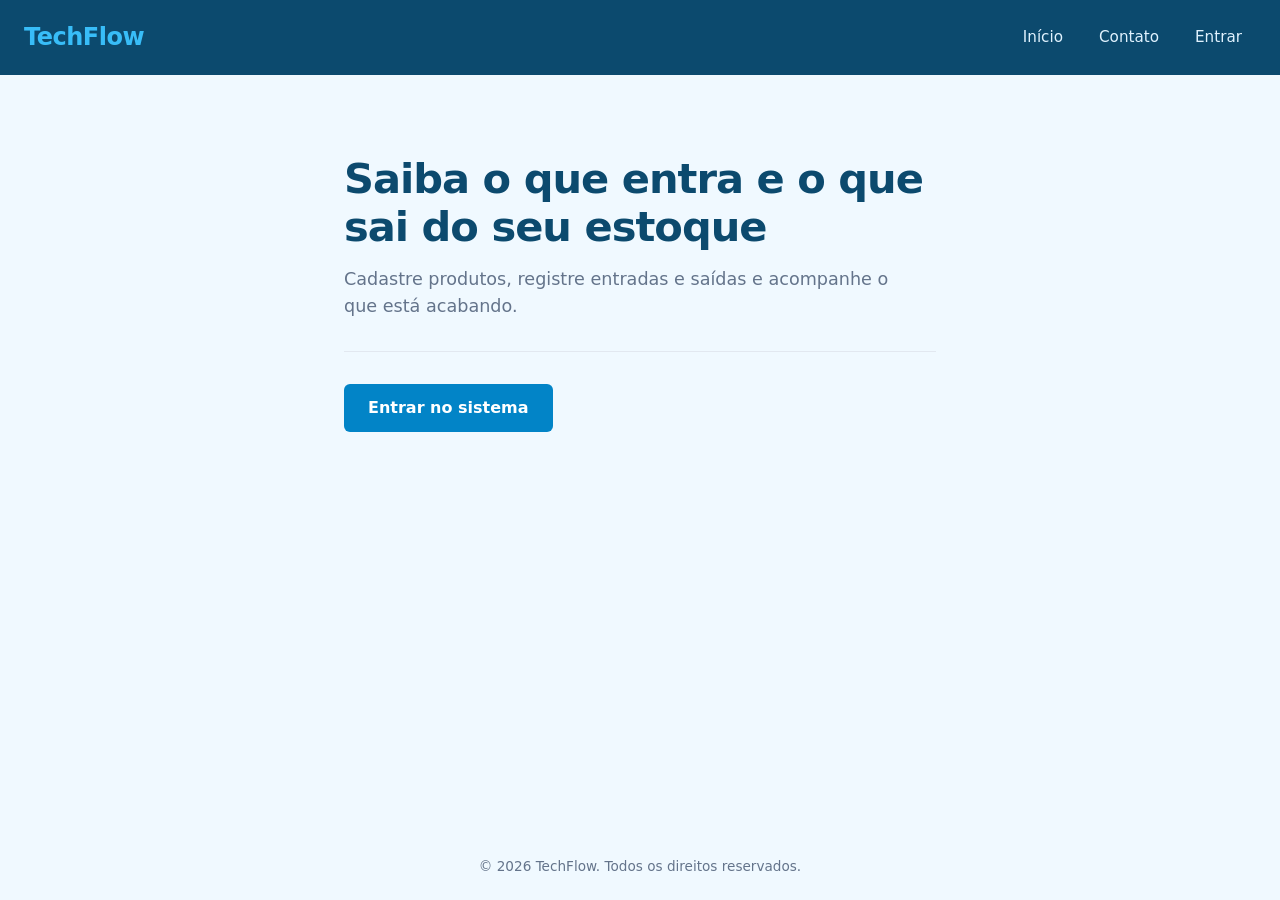
<file: index.html>
<!DOCTYPE html>
<html lang="pt-BR">
<head>
    <meta charset="UTF-8">
    <meta name="viewport" content="width=device-width, initial-scale=1.0">
    <title>TechFlow - Controle de estoque</title>
    <link rel="stylesheet" href="front-end/css/style.css">
</head>
<body>
    <header>
        <h1>TechFlow</h1>
        <nav>
            <a href="index.html">Início</a>
            <a href="front-end/pages/contato.html">Contato</a>
            <a href="front-end/pages/login.html">Entrar</a>
        </nav>
    </header>
    <main>
        <h1 class="Tprincipal">Saiba o que entra e o que sai do seu estoque</h1>
        <p>Cadastre produtos, registre entradas e saídas e acompanhe o que está acabando.</p>
        <hr>
        <a class="btn" href="front-end/pages/login.html">Entrar no sistema</a>
    </main>
    <footer>
        <p>&copy; 2026 TechFlow. Todos os direitos reservados.</p>
    </footer>
</body>
</html>
</file>
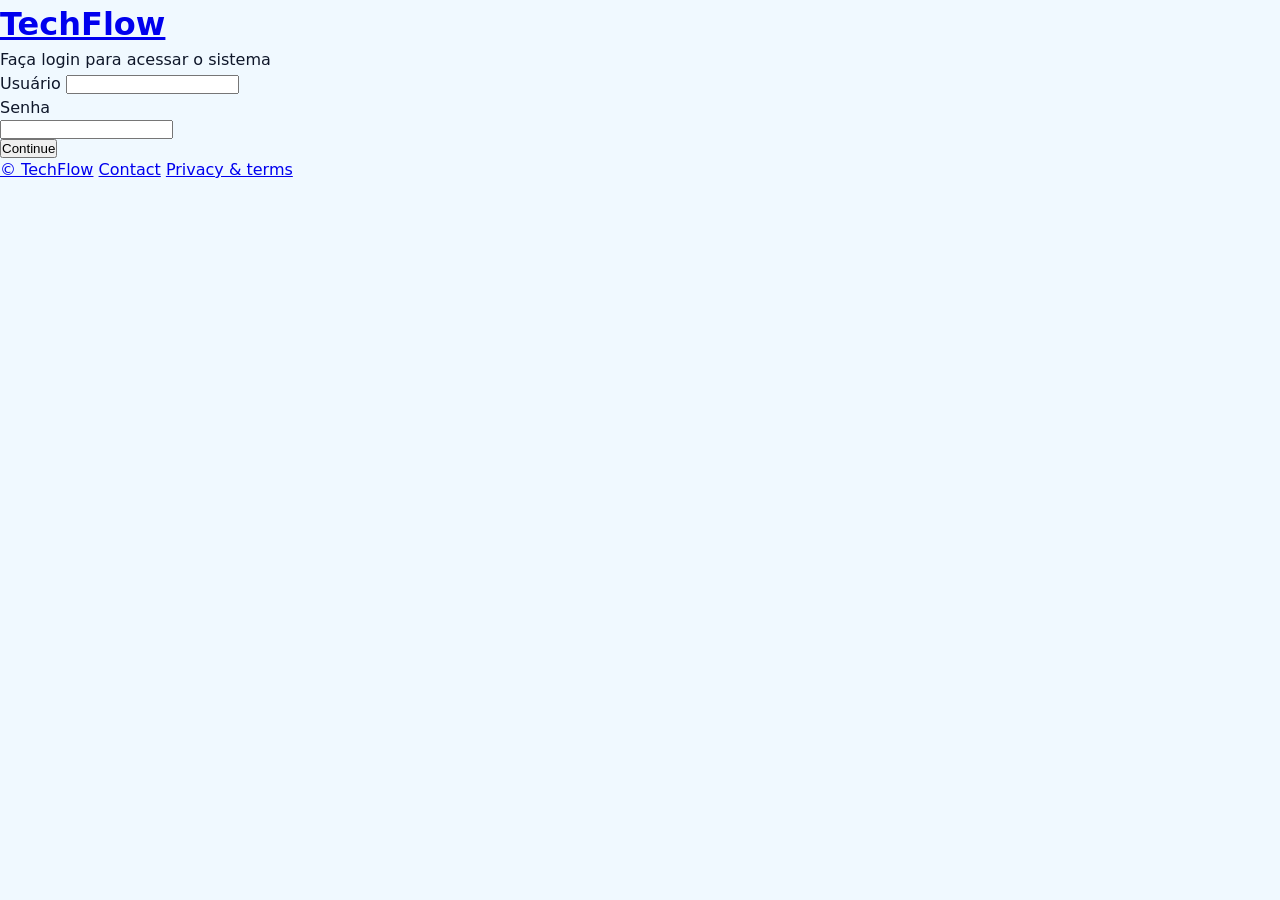
<file: front-end/index.html>
<html>
<head>
  <meta charset="utf-8">
  <title>TechFlow: Login</title>
  <link rel="stylesheet" type="text/css" href="css/style.css">
</head>

<body>
  <div class="login-root">
    <div class="box-root flex-flex flex-direction--column" style="min-height: 100vh;flex-grow: 1;">
      <div class="loginbackground box-background--white padding-top--64">
        <div class="loginbackground-gridContainer">
          <div class="box-root flex-flex" style="grid-area: top / start / 8 / end;">
            <div class="box-root" style="background-image: linear-gradient(white 0%, rgb(247, 250, 252) 33%); flex-grow: 1;">
            </div>
          </div>
          <div class="box-root flex-flex" style="grid-area: 4 / 2 / auto / 5;">
            <div class="box-root box-divider--light-all-2 animationLeftRight tans3s" style="flex-grow: 1;"></div>
          </div>
          <div class="box-root flex-flex" style="grid-area: 6 / start / auto / 2;">
            <div class="box-root box-background--blue800" style="flex-grow: 1;"></div>
          </div>
          <div class="box-root flex-flex" style="grid-area: 7 / start / auto / 4;">
            <div class="box-root box-background--blue animationLeftRight" style="flex-grow: 1;"></div>
          </div>
          <div class="box-root flex-flex" style="grid-area: 8 / 4 / auto / 6;">
            <div class="box-root box-background--gray100 animationLeftRight tans3s" style="flex-grow: 1;"></div>
          </div>
          <div class="box-root flex-flex" style="grid-area: 2 / 15 / auto / end;">
            <div class="box-root box-background--cyan200 animationRightLeft tans4s" style="flex-grow: 1;"></div>
          </div>
          <div class="box-root flex-flex" style="grid-area: 3 / 14 / auto / end;">
            <div class="box-root box-background--blue animationRightLeft" style="flex-grow: 1;"></div>
          </div>
          <div class="box-root flex-flex" style="grid-area: 4 / 17 / auto / 20;">
            <div class="box-root box-background--gray100 animationRightLeft tans4s" style="flex-grow: 1;"></div>
          </div>
          <div class="box-root flex-flex" style="grid-area: 5 / 14 / auto / 17;">
            <div class="box-root box-divider--light-all-2 animationRightLeft tans3s" style="flex-grow: 1;"></div>
          </div>
        </div>
      </div>
      <div class="box-root padding-top--24 flex-flex flex-direction--column" style="flex-grow: 1; z-index: 9;">
        <div class="box-root padding-top--48 padding-bottom--24 flex-flex flex-justifyContent--center">
          <h1><a href="http://blog.stackfindover.com/" rel="dofollow">TechFlow</a></h1>
        </div>
        <div class="formbg-outer">
          <div class="formbg">
            <div class="formbg-inner padding-horizontal--48">
              <span class="padding-bottom--15">Faça login para acessar o sistema</span>
              <form id="stripe-login">
                <div class="field padding-bottom--24">
                  <label for="usuario">Usuário</label>
                  <input type="text" name="usuario">
                </div>
                <div class="field padding-bottom--24">
                  <div class="grid--50-50">
                    <label for="password">Senha</label>
                    <div class="reset-pass">
                      <a href="#"></a>
                    </div>
                  </div>
                  <input type="password" name="password">
                </div>
                <div class="field field-checkbox padding-bottom--24 flex-flex align-center">
                </div>
                <div class="field padding-bottom--24">
                  <input type="submit" name="submit" value="Continue">
                </div>
              </form>
            </div>
          </div>
          <div class="footer-link padding-top--24">
            <div class="listing padding-top--24 padding-bottom--24 flex-flex center-center">
              <span><a href="#">© TechFlow</a></span>
              <span><a href="#">Contact</a></span>
              <span><a href="#">Privacy & terms</a></span>
            </div>
          </div>
        </div>
      </div>
    </div>
  </div>
  <!--Demonstração no front enquanto o backend ainda não ta pronto-->
  <script>
    document.getElementById('stripe-login').addEventListener('submit', function(event) {
        event.preventDefault(); // Impede o recarregamento da página

        // Captura os valores usando o atributo 'name' definido no seu HTML
        const user = document.querySelector('input[name="usuario"]').value;
        const pass = document.querySelector('input[name="password"]').value;

        // Validação simples para a demonstração
        if (user === 'Alan' && pass === '0800') {
            window.location.href = 'pages/dash.html';
        } else {
            alert('Usuário ou senha incorretos.');
        }
    });
  </script>
</body>

</html>
</file>
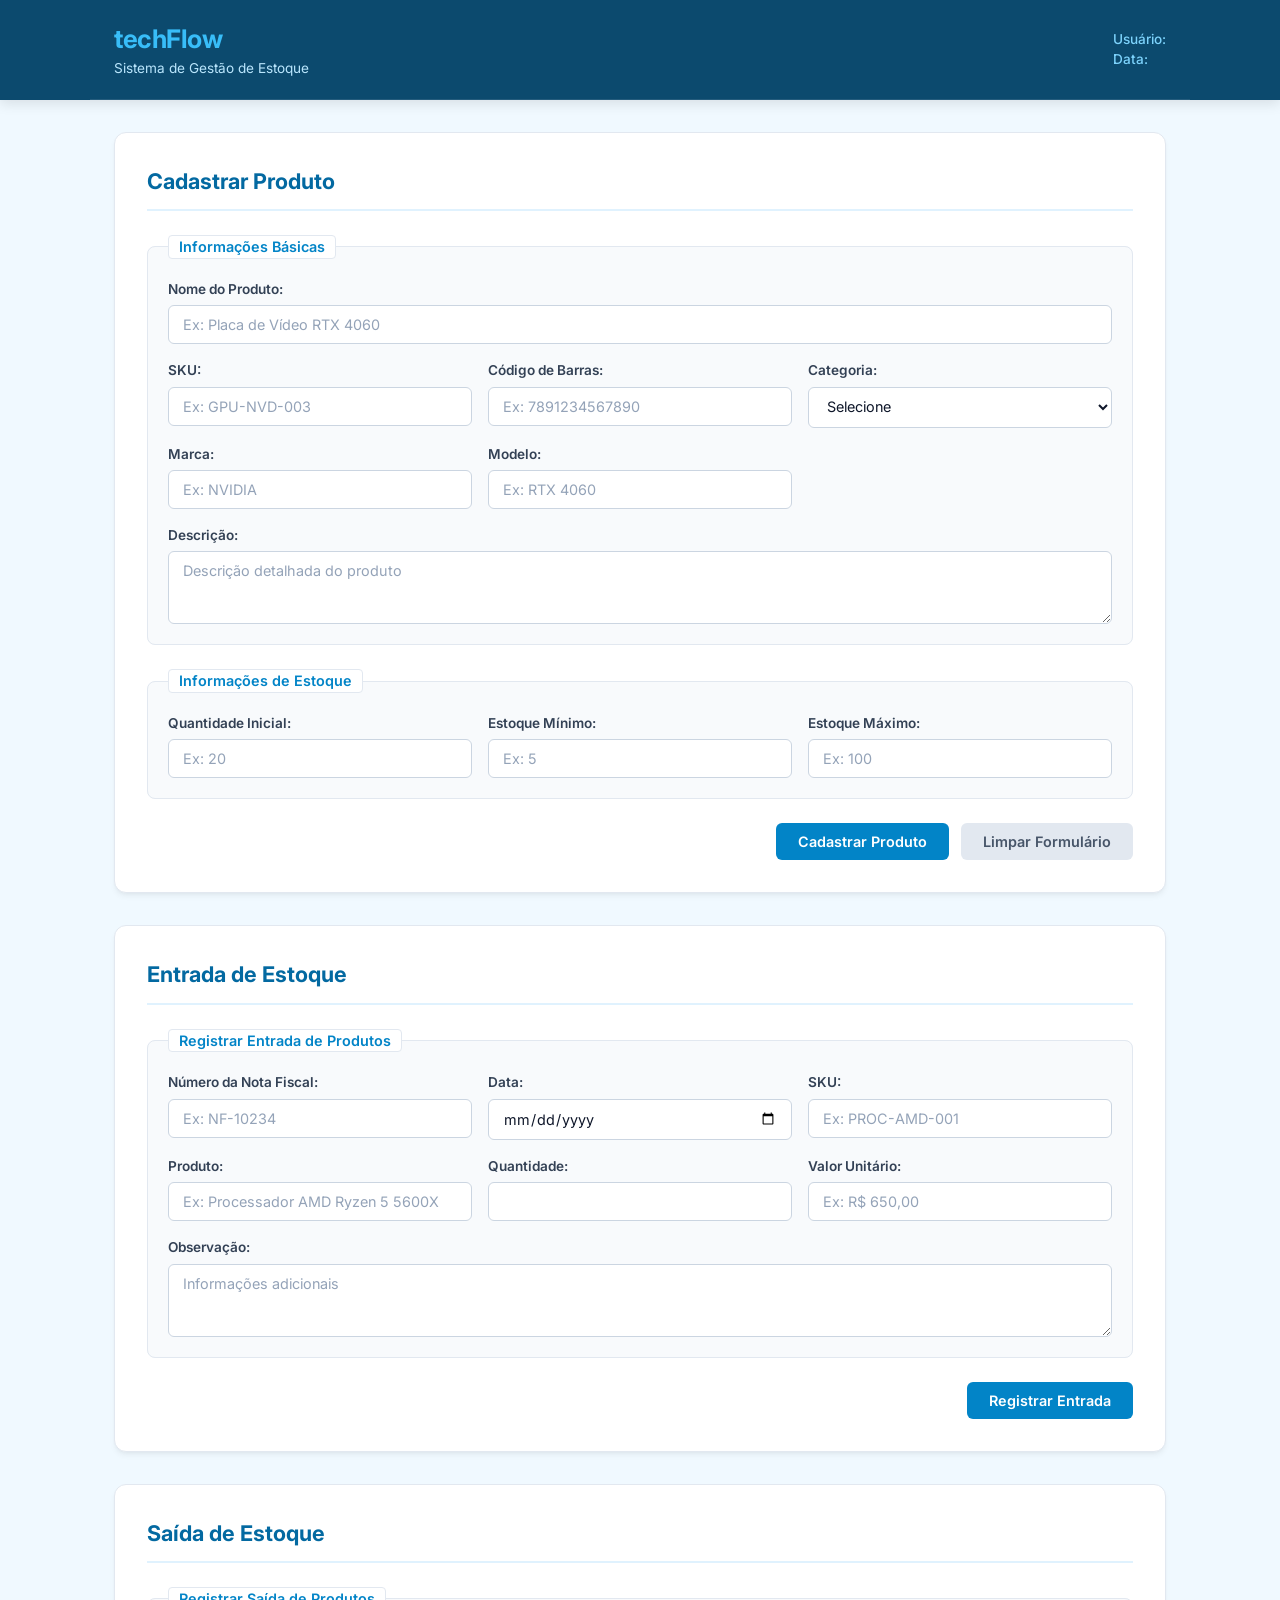
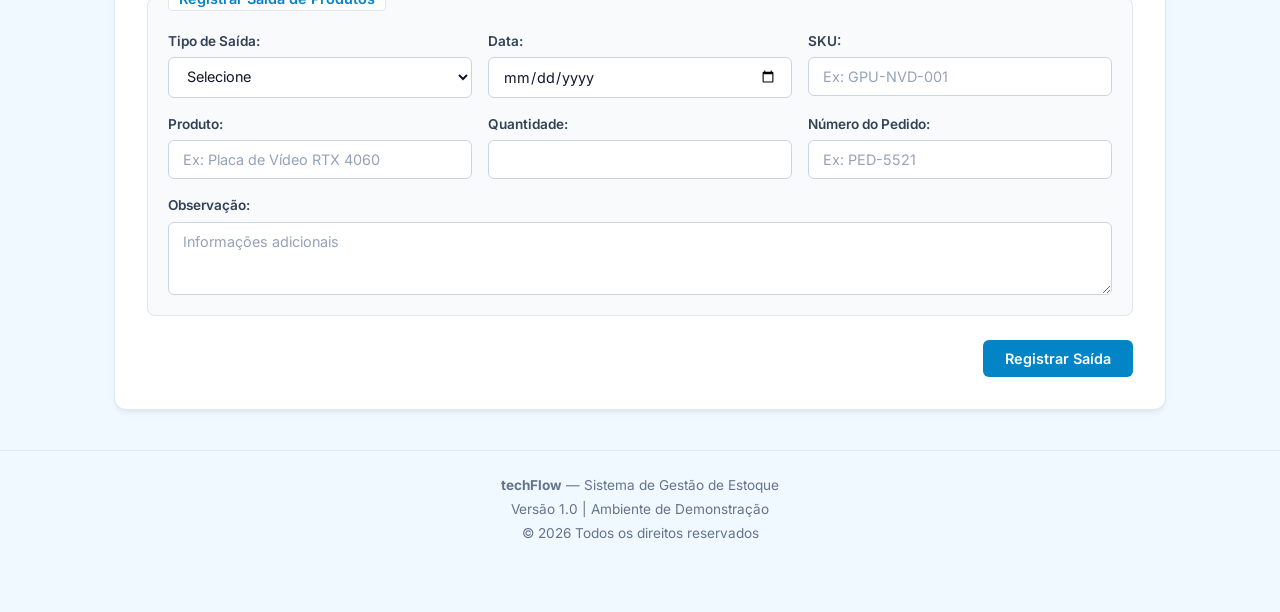
<file: front-end/pages/cadastro.html>
<!DOCTYPE html>
<html lang="pt-BR">
<head>
    <meta charset="UTF-8">
    <meta name="viewport" content="width=device-width, initial-scale=1.0">
    <title>Sistema de Estoque - Cadastro, Entrada e Saída</title>
    <!-- Fonte Google Inter -->
    <link rel="preconnect" href="https://fonts.googleapis.com">
    <link rel="preconnect" href="https://fonts.gstatic.com" crossorigin>
    <link href="https://fonts.googleapis.com/css2?family=Inter:wght@400;500;600;700&display=swap" rel="stylesheet">
    <link rel="stylesheet" href="../css/cadastro.css">
    <a href="front-end/pages/cadastro"></a>
</head>
<body>

<header class="main-header">
    <div class="header-content">
        <div class="brand">
            <h1>techFlow</h1>
            <p>Sistema de Gestão de Estoque</p>
        </div>
        <div class="user-info">
            <p><span>Usuário:</span> </p>
            <p><span>Data:</span> </p>
        </div>
    </div>

</header>

<main class="container">

    <!-- ===================== CADASTRO DE PRODUTO ===================== -->
    <section id="cadastro-produto" class="card-section">
        <h2>Cadastrar Produto</h2>

        <form class="form-grid">
            <fieldset>
                <legend>Informações Básicas</legend>

                <div class="form-group full-width">
                    <label for="prod-nome">Nome do Produto:</label>
                    <input type="text" id="prod-nome" name="prod-nome" placeholder="Ex: Placa de Vídeo RTX 4060" required>
                </div>

                <div class="form-group">
                    <label for="prod-sku">SKU:</label>
                    <input type="text" id="prod-sku" name="prod-sku" placeholder="Ex: GPU-NVD-003" required>
                </div>

                <div class="form-group">
                    <label for="prod-codbarras">Código de Barras:</label>
                    <input type="text" id="prod-codbarras" name="prod-codbarras" placeholder="Ex: 7891234567890">
                </div>

                <div class="form-group">
                    <label for="prod-categoria">Categoria:</label>
                    <select id="prod-categoria" name="prod-categoria" required>
                        <option value="">Selecione</option>
                        <option value="processadores">Processadores</option>
                        <option value="placas-video">Placas de Vídeo</option>
                        <option value="memorias">Memórias</option>
                        <option value="armazenamento">Armazenamento</option>
                        <option value="placas-mae">Placas-mãe</option>
                        <option value="fontes">Fontes</option>
                        <option value="gabinetes">Gabinetes</option>
                        <option value="monitores">Monitores</option>
                        <option value="perifericos">Periféricos</option>
                        <option value="redes">Redes</option>
                        <option value="notebooks">Notebooks</option>
                        <option value="acessorios">Acessórios</option>
                    </select>
                </div>

                <div class="form-group">
                    <label for="prod-marca">Marca:</label>
                    <input type="text" id="prod-marca" name="prod-marca" placeholder="Ex: NVIDIA" required>
                </div>

                <div class="form-group">
                    <label for="prod-modelo">Modelo:</label>
                    <input type="text" id="prod-modelo" name="prod-modelo" placeholder="Ex: RTX 4060">
                </div>

                <div class="form-group full-width">
                    <label for="prod-descricao">Descrição:</label>
                    <textarea id="prod-descricao" name="prod-descricao" rows="3" placeholder="Descrição detalhada do produto"></textarea>
                </div>
            </fieldset>

            <fieldset>
                <legend>Informações de Estoque</legend>

                <div class="form-group">
                    <label for="prod-qtd-inicial">Quantidade Inicial:</label>
                    <input type="number" id="prod-qtd-inicial" name="prod-qtd-inicial" min="0" placeholder="Ex: 20" required>
                </div>

                <div class="form-group">
                    <label for="prod-estoque-min">Estoque Mínimo:</label>
                    <input type="number" id="prod-estoque-min" name="prod-estoque-min" min="0" placeholder="Ex: 5">
                </div>

                <div class="form-group">
                    <label for="prod-estoque-max">Estoque Máximo:</label>
                    <input type="number" id="prod-estoque-max" name="prod-estoque-max" min="0" placeholder="Ex: 100">
                </div>
            </fieldset>

            <div class="form-actions">
                <button type="submit" class="btn btn-primary">Cadastrar Produto</button>
                <button type="reset" class="btn btn-secondary">Limpar Formulário</button>
            </div>
        </form>
    </section>

    <!-- ===================== ENTRADA DE ESTOQUE ===================== -->
    <section id="entrada-estoque" class="card-section">
        <h2>Entrada de Estoque</h2>

        <form class="form-grid">
            <fieldset>
                <legend>Registrar Entrada de Produtos</legend>

                <div class="form-group">
                    <label for="entrada-nf">Número da Nota Fiscal:</label>
                    <input type="text" id="entrada-nf" name="entrada-nf" placeholder="Ex: NF-10234" required>
                </div>

                <div class="form-group">
                    <label for="entrada-data">Data:</label>
                    <input type="date" id="entrada-data" name="entrada-data" required>
                </div>

                <div class="form-group">
                    <label for="entrada-sku">SKU:</label>
                    <input type="text" id="entrada-sku" name="entrada-sku" placeholder="Ex: PROC-AMD-001" required>
                </div>

                <div class="form-group">
                    <label for="entrada-produto">Produto:</label>
                    <input type="text" id="entrada-produto" name="entrada-produto" placeholder="Ex: Processador AMD Ryzen 5 5600X">
                </div>

                <div class="form-group">
                    <label for="entrada-quantidade">Quantidade:</label>
                    <input type="number" id="entrada-quantidade" name="entrada-quantidade" min="1" required>
                </div>

                <div class="form-group">
                    <label for="entrada-valor">Valor Unitário:</label>
                    <input type="text" id="entrada-valor" name="entrada-valor" placeholder="Ex: R$ 650,00">
                </div>

                <div class="form-group full-width">
                    <label for="entrada-observacao">Observação:</label>
                    <textarea id="entrada-observacao" name="entrada-observacao" rows="3" placeholder="Informações adicionais"></textarea>
                </div>
            </fieldset>

            <div class="form-actions">
                <button type="submit" class="btn btn-primary">Registrar Entrada</button>
            </div>
        </form>
    </section>

    <!-- ===================== SAÍDA DE ESTOQUE ===================== -->
    <section id="saida-estoque" class="card-section">
        <h2>Saída de Estoque</h2>

        <form class="form-grid">
            <fieldset>
                <legend>Registrar Saída de Produtos</legend>

                <div class="form-group">
                    <label for="saida-tipo">Tipo de Saída:</label>
                    <select id="saida-tipo" name="saida-tipo" required>
                        <option value="">Selecione</option>
                        <option value="venda">Venda</option>
                        <option value="devolucao">Devolução</option>
                        <option value="troca">Troca</option>
                        <option value="danificado">Produto danificado</option>
                        <option value="uso-interno">Uso interno</option>
                        <option value="transferencia">Transferência</option>
                    </select>
                </div>

                <div class="form-group">
                    <label for="saida-data">Data:</label>
                    <input type="date" id="saida-data" name="saida-data" required>
                </div>

                <div class="form-group">
                    <label for="saida-sku">SKU:</label>
                    <input type="text" id="saida-sku" name="saida-sku" placeholder="Ex: GPU-NVD-001" required>
                </div>

                <div class="form-group">
                    <label for="saida-produto">Produto:</label>
                    <input type="text" id="saida-produto" name="saida-produto" placeholder="Ex: Placa de Vídeo RTX 4060">
                </div>

                <div class="form-group">
                    <label for="saida-quantidade">Quantidade:</label>
                    <input type="number" id="saida-quantidade" name="saida-quantidade" min="1" required>
                </div>

                <div class="form-group">
                    <label for="saida-pedido">Número do Pedido:</label>
                    <input type="text" id="saida-pedido" name="saida-pedido" placeholder="Ex: PED-5521">
                </div>

                <div class="form-group full-width">
                    <label for="saida-observacao">Observação:</label>
                    <textarea id="saida-observacao" name="saida-observacao" rows="3" placeholder="Informações adicionais"></textarea>
                </div>
            </fieldset>

            <div class="form-actions">
                <button type="submit" class="btn btn-primary">Registrar Saída</button>
            </div>
        </form>
    </section>

</main>

<footer class="main-footer">
    <p><strong>techFlow</strong> — Sistema de Gestão de Estoque</p>
    <p>Versão 1.0 | Ambiente de Demonstração</p>
    <p>&copy; 2026 Todos os direitos reservados</p>
</footer>

</body>
</html>
</file>
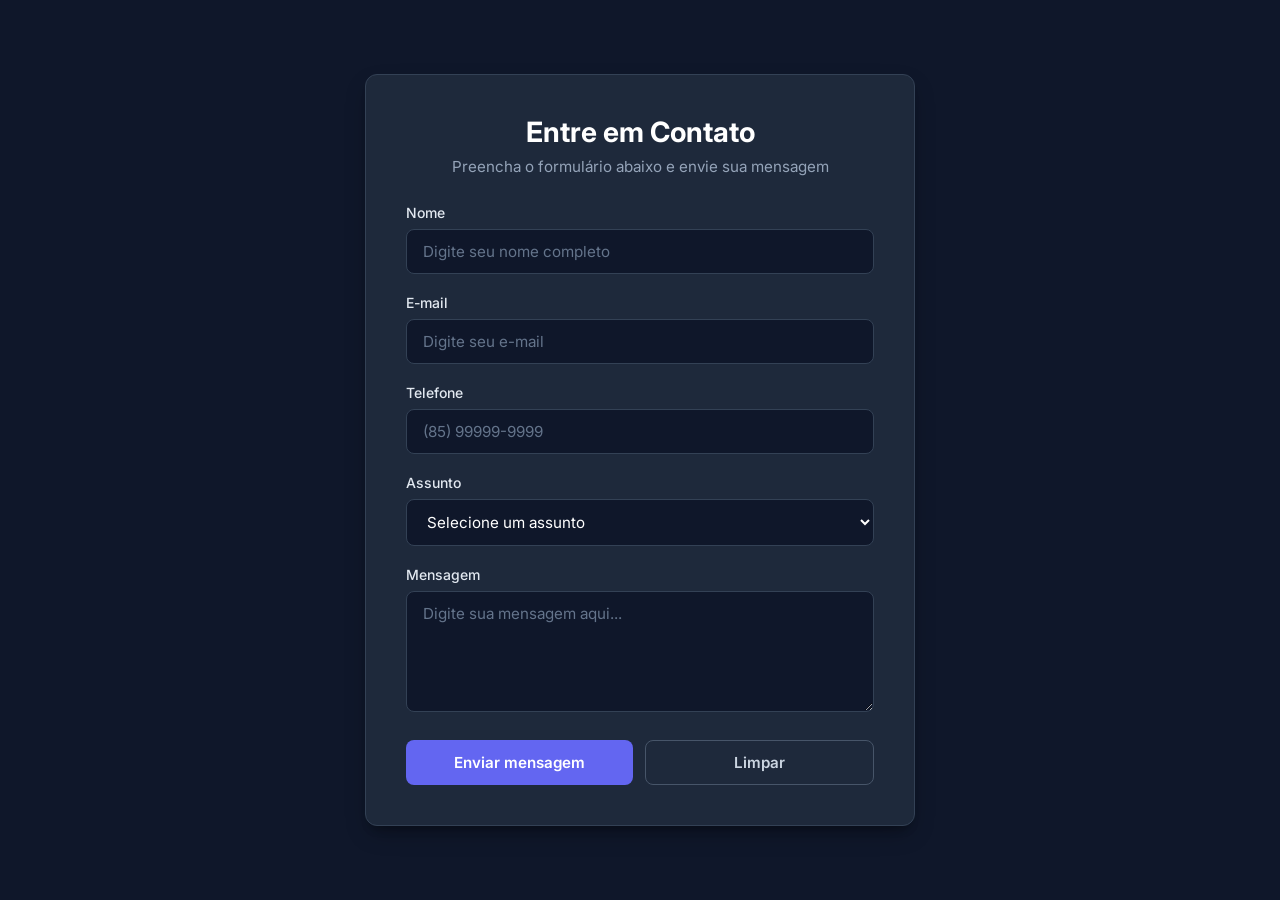
<file: front-end/pages/contato.html>
<!DOCTYPE html>
<html lang="pt-BR">
<head>
    <meta charset="UTF-8">
    <meta name="viewport" content="width=device-width, initial-scale=1.0">
    <title>Contato</title>
    <!-- Fonte Google Inter -->
    <link rel="preconnect" href="https://fonts.googleapis.com">
    <link rel="preconnect" href="https://fonts.gstatic.com" crossorigin>
    <link href="https://fonts.googleapis.com/css2?family=Inter:wght@400;500;600;700&display=swap" rel="stylesheet">
    <link rel="stylesheet" href="../css/contato.css">
</head>
<body>

    <main class="contact-container">
        <div class="form-header">
            <h1>Entre em Contato</h1>
            <p>Preencha o formulário abaixo e envie sua mensagem</p>
        </div>

        <form action="#" method="POST" class="contact-form">
            <div class="form-group">
                <label for="nome">Nome</label>
                <input type="text" id="nome" name="nome" placeholder="Digite seu nome completo" required>
            </div>

            <div class="form-group">
                <label for="email">E-mail</label>
                <input type="email" id="email" name="email" placeholder="Digite seu e-mail" required>
            </div>

            <div class="form-group">
                <label for="telefone">Telefone</label>
                <input type="tel" id="telefone" name="telefone" placeholder="(85) 99999-9999">
            </div>

            <div class="form-group">
                <label for="assunto">Assunto</label>
                <select name="assunto" id="assunto" required>
                    <option value="" selected disabled>Selecione um assunto</option>
                    <option value="orcamento">Solicitação de orçamento</option>
                    <option value="suporte">Suporte técnico</option>
                    <option value="desenvolvimento">Desenvolvimento de sistema</option>
                    <option value="consultoria">Consultoria</option>
                    <option value="outro">Outro assunto</option>
                </select>
            </div>

            <div class="form-group">
                <label for="mensagem">Mensagem</label>
                <textarea id="mensagem" name="mensagem" rows="5" placeholder="Digite sua mensagem aqui..." required></textarea>
            </div>

            <div class="button-group">
                <button type="submit" class="btn btn-primary">Enviar mensagem</button>
                <button type="reset" class="btn btn-secondary">Limpar</button>
            </div>
        </form>
    </main>

</body>
</html>
</file>
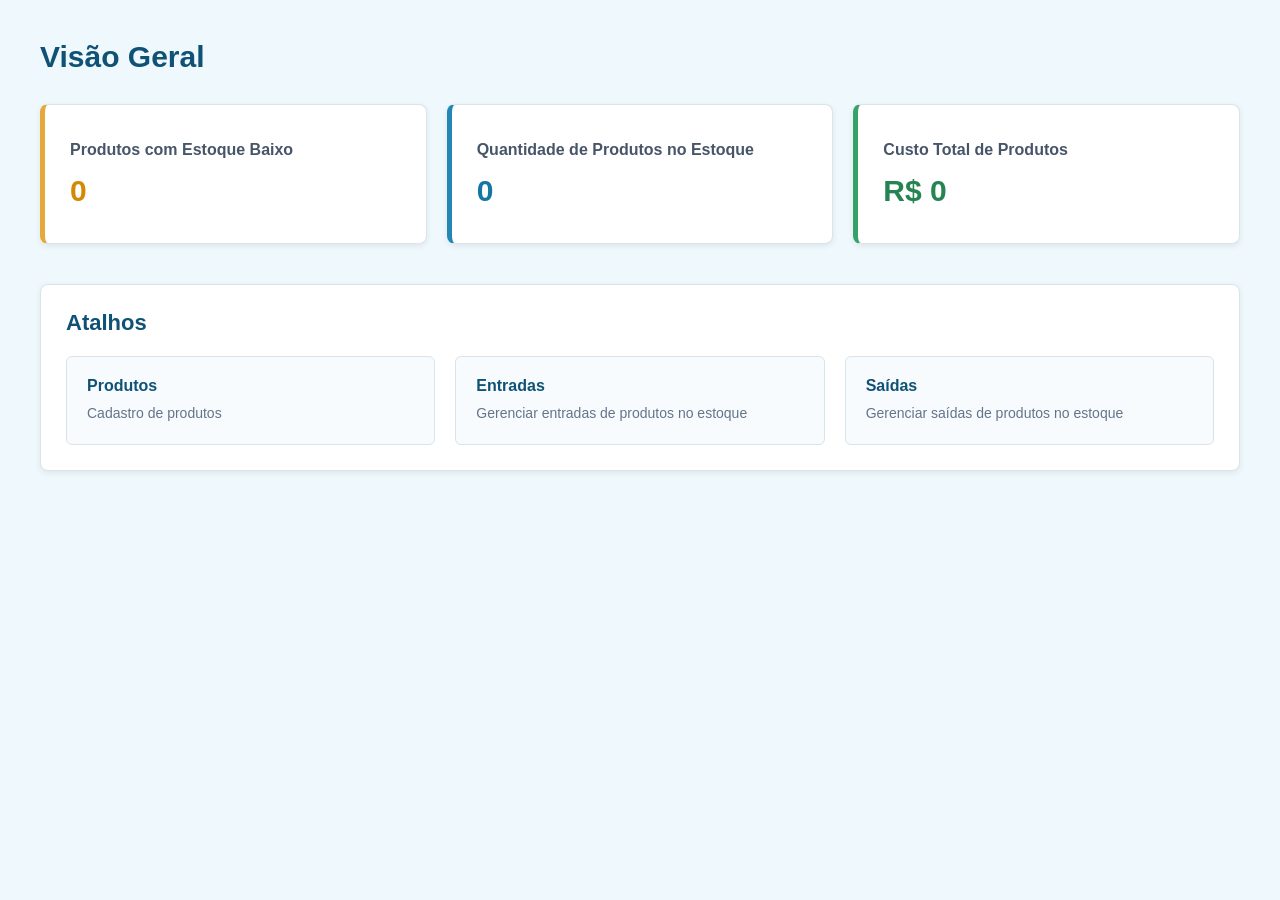
<file: front-end/pages/dash.html>
<!DOCTYPE html>
<html lang="pt-br">
<head>
    <meta charset="UTF-8">
    <meta name="viewport" content="width=device-width, initial-scale=1.0">
    <title>Dashboard</title>
    <link rel="stylesheet" href="../css/dash.css">
</head>
<body>
    <h1> Visão Geral </h1>
    <!----h1 é o titulo principal da pagina--->
   <section class="metricas">
     <!----section agrupa conteudos relacionados--->
    <div class="card card-alerta">
         <!---div é uma caixa generica usada aqui para separar cada metrica no seu bloco--->
        <h3>Produtos com Estoque Baixo</h3>
        <!--- h3 é cada é o rotulo de cada metrica--->
        <p class="numero">0</p>
    </div>

    <div class="card card-info">
        <h3>Quantidade de Produtos no Estoque</h3>
        <p class="numero">0</p>
    </div>

    <div class="card card-sucesso">
        <h3>Custo Total de Produtos</h3>
        <p class="numero">R$ 0</p>
    </div>
</section>

<section class="atalhos">
    <h2>Atalhos</h2>

    <div class="atalhos-grid">
        <div class="atalho-card">
            <h3>Produtos</h3>
            <p>Cadastro de produtos</p>
        </div>

        <div class="atalho-card">
            <h3>Entradas</h3>
            <p>Gerenciar entradas de produtos no estoque</p>
        </div>

        <div class="atalho-card">
            <h3>Saídas</h3>
            <p>Gerenciar saídas de produtos no estoque</p>
        </div>
    </div>
</section>
    
</body>
</html>
</file>
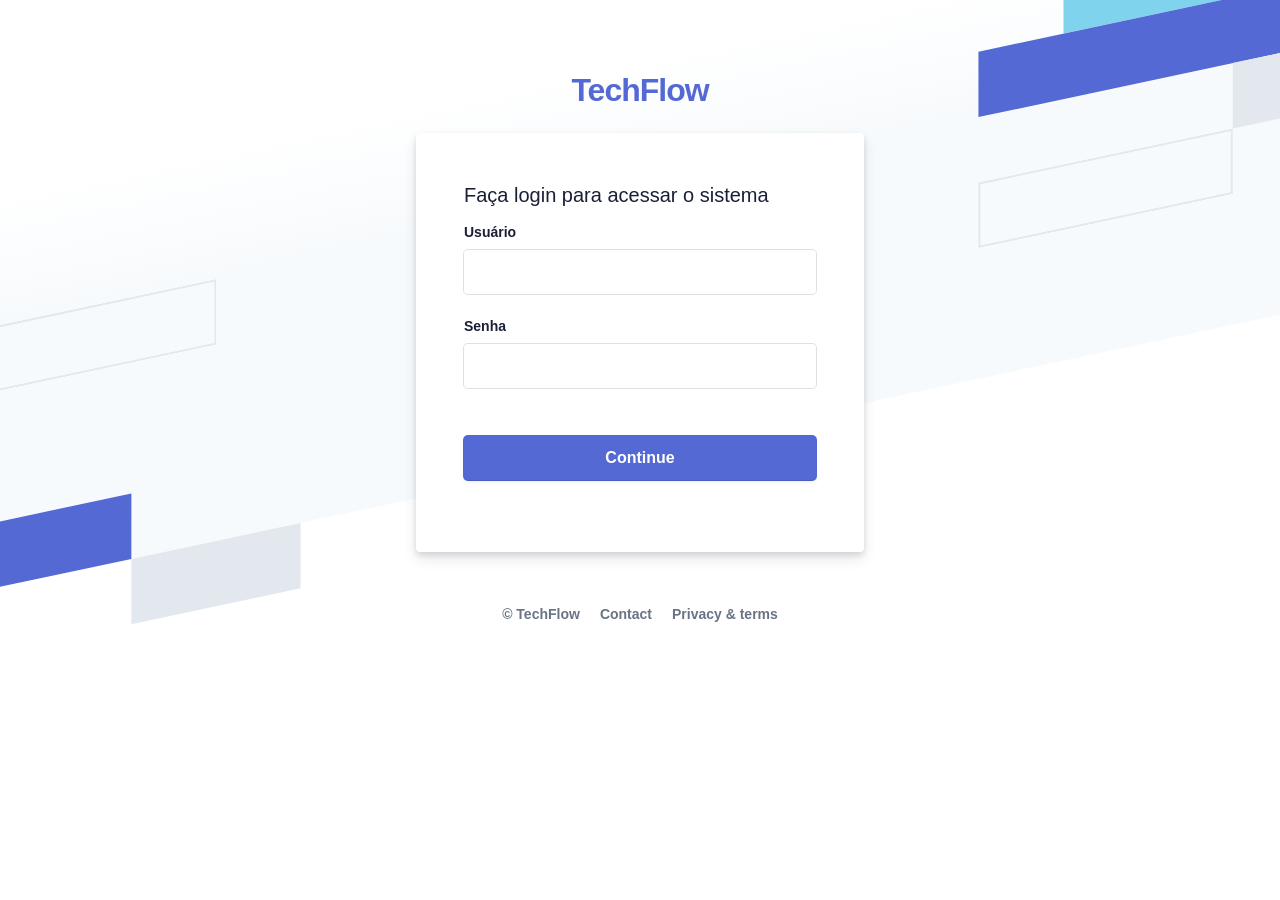
<file: front-end/pages/login.html>
<html>
<head>
  <meta charset="utf-8">
  <title>TechFlow: Login</title>
  <link rel="stylesheet" type="text/css" href="../css/login.css">
</head>

<body>
  <div class="login-root">
    <div class="box-root flex-flex flex-direction--column" style="min-height: 100vh;flex-grow: 1;">
      <div class="loginbackground box-background--white padding-top--64">
        <div class="loginbackground-gridContainer">
          <div class="box-root flex-flex" style="grid-area: top / start / 8 / end;">
            <div class="box-root" style="background-image: linear-gradient(white 0%, rgb(247, 250, 252) 33%); flex-grow: 1;">
            </div>
          </div>
          <div class="box-root flex-flex" style="grid-area: 4 / 2 / auto / 5;">
            <div class="box-root box-divider--light-all-2 animationLeftRight tans3s" style="flex-grow: 1;"></div>
          </div>
          <div class="box-root flex-flex" style="grid-area: 6 / start / auto / 2;">
            <div class="box-root box-background--blue800" style="flex-grow: 1;"></div>
          </div>
          <div class="box-root flex-flex" style="grid-area: 7 / start / auto / 4;">
            <div class="box-root box-background--blue animationLeftRight" style="flex-grow: 1;"></div>
          </div>
          <div class="box-root flex-flex" style="grid-area: 8 / 4 / auto / 6;">
            <div class="box-root box-background--gray100 animationLeftRight tans3s" style="flex-grow: 1;"></div>
          </div>
          <div class="box-root flex-flex" style="grid-area: 2 / 15 / auto / end;">
            <div class="box-root box-background--cyan200 animationRightLeft tans4s" style="flex-grow: 1;"></div>
          </div>
          <div class="box-root flex-flex" style="grid-area: 3 / 14 / auto / end;">
            <div class="box-root box-background--blue animationRightLeft" style="flex-grow: 1;"></div>
          </div>
          <div class="box-root flex-flex" style="grid-area: 4 / 17 / auto / 20;">
            <div class="box-root box-background--gray100 animationRightLeft tans4s" style="flex-grow: 1;"></div>
          </div>
          <div class="box-root flex-flex" style="grid-area: 5 / 14 / auto / 17;">
            <div class="box-root box-divider--light-all-2 animationRightLeft tans3s" style="flex-grow: 1;"></div>
          </div>
        </div>
      </div>
      <div class="box-root padding-top--24 flex-flex flex-direction--column" style="flex-grow: 1; z-index: 9;">
        <div class="box-root padding-top--48 padding-bottom--24 flex-flex flex-justifyContent--center">
          <h1><a href="http://blog.stackfindover.com/" rel="dofollow">TechFlow</a></h1>
        </div>
        <div class="formbg-outer">
          <div class="formbg">
            <div class="formbg-inner padding-horizontal--48">
              <span class="padding-bottom--15">Faça login para acessar o sistema</span>
              <form id="stripe-login">
                <div class="field padding-bottom--24">
                  <label for="usuario">Usuário</label>
                  <input type="text" name="usuario">
                </div>
                <div class="field padding-bottom--24">
                  <div class="grid--50-50">
                    <label for="password">Senha</label>
                    <div class="reset-pass">
                      <a href="#"></a>
                    </div>
                  </div>
                  <input type="password" name="password">
                </div>
                <div class="field field-checkbox padding-bottom--24 flex-flex align-center">
                </div>
                <div class="field padding-bottom--24">
                  <input type="submit" name="submit" value="Continue">
                </div>
              </form>
            </div>
          </div>
          <div class="footer-link padding-top--24">
            <div class="listing padding-top--24 padding-bottom--24 flex-flex center-center">
              <span><a href="#">© TechFlow</a></span>
              <span><a href="#">Contact</a></span>
              <span><a href="#">Privacy & terms</a></span>
            </div>
          </div>
        </div>
      </div>
    </div>
  </div>
  <!--Demonstração no front enquanto o backend ainda não ta pronto-->
  <script>
    document.getElementById('stripe-login').addEventListener('submit', function(event) {
        event.preventDefault(); // Impede o recarregamento da página

        // Captura os valores usando o atributo 'name' definido no seu HTML
        const user = document.querySelector('input[name="usuario"]').value;
        const pass = document.querySelector('input[name="password"]').value;

        // Validação simples para a demonstração
        if (user === 'Alan' && pass === '0800') {
            window.location.href = 'dash.html';
        } else {
            alert('Usuário ou senha incorretos.');
        }
    });
  </script>
</body>

</html>
</file>
<file: front-end/css/style.css>
/* Página inicial - mesma paleta do restante do sistema */
* { margin: 0; padding: 0; box-sizing: border-box; }

:root {
    --marinho: #0c4a6e;
    --ciano: #38bdf8;
    --azul: #0284c7;
    --azul-escuro: #0369a1;
    --fundo: #f0f9ff;
    --texto: #0f172a;
    --texto-suave: #64748b;
    --borda: #e2e8f0;
}

body {
    font-family: 'Inter', system-ui, -apple-system, 'Segoe UI', Roboto, sans-serif;
    background: var(--fundo);
    color: var(--texto);
    line-height: 1.5;
    min-height: 100vh;
    display: flex;
    flex-direction: column;
}

header {
    background: var(--marinho);
    color: #fff;
    padding: 18px 24px;
    display: flex;
    justify-content: space-between;
    align-items: center;
    flex-wrap: wrap;
    gap: 12px;
}
header h1 { font-size: 1.5rem; color: var(--ciano); letter-spacing: -0.5px; }
nav { display: flex; gap: 8px; }
nav a {
    color: #e0f2fe;
    text-decoration: none;
    padding: 8px 14px;
    border-radius: 6px;
    font-size: 0.95rem;
}
nav a:hover { background: rgba(255, 255, 255, 0.12); }

main {
    flex: 1;
    max-width: 640px;
    width: 100%;
    margin: 0 auto;
    padding: 80px 24px;
}
.Tprincipal {
    font-size: clamp(1.8rem, 5vw, 2.6rem);
    line-height: 1.15;
    letter-spacing: -1px;
    color: var(--marinho);
    margin-bottom: 16px;
}
main p { color: var(--texto-suave); font-size: 1.1rem; max-width: 52ch; }
hr { border: 0; border-top: 1px solid var(--borda); margin: 32px 0; }

.btn {
    display: inline-block;
    background: var(--azul);
    color: #fff;
    text-decoration: none;
    font-weight: 600;
    padding: 12px 24px;
    border-radius: 6px;
}
.btn:hover { background: var(--azul-escuro); }

a:focus-visible, .btn:focus-visible { outline: 3px solid var(--ciano); outline-offset: 2px; }

footer { text-align: center; color: var(--texto-suave); font-size: 0.85rem; padding: 24px; }
</file>
<file: front-end/css/cadastro.css>
/* ==========================================================================
   RESET E CONFIGURAÇÕES GERAIS
   ========================================================================== */
* {
    margin: 0;
    padding: 0;
    box-sizing: border-box;
    font-family: 'Inter', system-ui, -apple-system, sans-serif;
}

:root {
    --primary-blue: #0284c7;       /* Azul principal vibrante */
    --primary-dark: #0369a1;       /* Azul escuro para hover */
    --bg-main: #f0f9ff;            /* Fundo suave em tom azul/gelo */
    --bg-card: #ffffff;            /* Fundo dos cards brancos */
    --text-main: #0f172a;          /* Texto escuro legível */
    --text-muted: #64748b;         /* Texto secundário */
    --border-color: #e2e8f0;       /* Bordas sutis */
    --focus-ring: rgba(2, 132, 199, 0.25);
}

body {
    background-color: var(--bg-main);
    color: var(--text-main);
    line-height: 1.5;
    padding-bottom: 40px;
}

/* ==========================================================================
   CABEÇALHO E NAVEGAÇÃO
   ========================================================================== */
.main-header {
    background-color: #0c4a6e;    /* Azul marinho profundo */
    color: #ffffff;
    box-shadow: 0 4px 12px rgba(0, 0, 0, 0.1);
    position: sticky;
    top: 0;
    z-index: 100;
}

.header-content {
    max-width: 1100px;
    margin: 0 auto;
    padding: 20px 24px;
    display: flex;
    justify-content: space-between;
    align-items: center;
    border-bottom: 1px solid rgba(255, 255, 255, 0.1);
}

.brand h1 {
    font-size: 1.6rem;
    font-weight: 700;
    color: #38bdf8;               /* Azul ciano para a marca */
    letter-spacing: -0.5px;
}

.brand p {
    font-size: 0.85rem;
    color: #bae6fd;
}

.user-info p {
    font-size: 0.85rem;
    color: #e0f2fe;
}

.user-info span {
    color: #7dd3fc;
    font-weight: 500;
}

/* Menu de Navegação */
.main-nav {
    max-width: 1100px;
    margin: 0 auto;
    padding: 0 24px;
}

.main-nav ul {
    display: flex;
    list-style: none;
    gap: 8px;
}

.main-nav a {
    display: block;
    padding: 12px 18px;
    color: #e0f2fe;
    text-decoration: none;
    font-size: 0.9rem;
    font-weight: 500;
    border-bottom: 3px solid transparent;
    transition: all 0.2s ease;
}

.main-nav a:hover,
.main-nav a.active {
    color: #ffffff;
    background-color: rgba(255, 255, 255, 0.08);
    border-bottom-color: #38bdf8;
}

/* ==========================================================================
   ESTRUTURA PRINCIPAL (CONTAINER & CARDS)
   ========================================================================== */
.container {
    max-width: 1100px;
    margin: 32px auto;
    padding: 0 24px;
    display: flex;
    flex-direction: column;
    gap: 32px;
}

.card-section {
    background-color: var(--bg-card);
    border-radius: 12px;
    border: 1px solid var(--border-color);
    padding: 32px;
    box-shadow: 0 4px 6px -1px rgba(0, 0, 0, 0.05), 0 2px 4px -2px rgba(0, 0, 0, 0.05);
}

.card-section h2 {
    font-size: 1.35rem;
    color: #0369a1;
    margin-bottom: 24px;
    padding-bottom: 12px;
    border-bottom: 2px solid #e0f2fe;
    display: flex;
    align-items: center;
    gap: 8px;
}

/* Fieldset e Legend */
fieldset {
    border: 1px solid #e2e8f0;
    border-radius: 8px;
    padding: 20px;
    margin-bottom: 24px;
    background-color: #f8fafc;
}

legend {
    font-size: 0.9rem;
    font-weight: 600;
    color: #0284c7;
    padding: 0 10px;
    background-color: #ffffff;
    border-radius: 4px;
    border: 1px solid #e2e8f0;
}

/* Grid Layout para os Formulários */
.form-grid fieldset {
    display: grid;
    grid-template-columns: repeat(auto-fit, minmax(240px, 1fr));
    gap: 16px;
}

.form-group {
    display: flex;
    flex-direction: column;
    gap: 6px;
}

.form-group.full-width {
    grid-column: 1 / -1;
}

/* Estilo das Labels e Entradas de Dados */
label {
    font-size: 0.85rem;
    font-weight: 600;
    color: #334155;
}

input[type="text"],
input[type="number"],
input[type="date"],
select,
textarea {
    width: 100%;
    padding: 10px 14px;
    border: 1px solid #cbd5e1;
    border-radius: 6px;
    font-size: 0.9rem;
    color: var(--text-main);
    background-color: #ffffff;
    outline: none;
    transition: all 0.2s ease-in-out;
}

textarea {
    resize: vertical;
}

/* Foco de Inputs */
input:focus,
select:focus,
textarea:focus {
    border-color: var(--primary-blue);
    box-shadow: 0 0 0 3px var(--focus-ring);
}

::placeholder {
    color: #94a3b8;
}

/* ==========================================================================
   BOTÕES E AÇÕES
   ========================================================================== */
.form-actions {
    display: flex;
    gap: 12px;
    justify-content: flex-end;
}

.btn {
    padding: 10px 22px;
    border-radius: 6px;
    font-size: 0.9rem;
    font-weight: 600;
    cursor: pointer;
    border: none;
    transition: all 0.2s ease;
}

.btn-primary {
    background-color: var(--primary-blue);
    color: #ffffff;
}

.btn-primary:hover {
    background-color: var(--primary-dark);
    box-shadow: 0 2px 8px rgba(2, 132, 199, 0.3);
}

.btn-secondary {
    background-color: #e2e8f0;
    color: #475569;
}

.btn-secondary:hover {
    background-color: #cbd5e1;
    color: #1e293b;
}

/* ==========================================================================
   RODAPÉ
   ========================================================================== */
.main-footer {
    text-align: center;
    padding: 24px;
    color: var(--text-muted);
    font-size: 0.85rem;
    border-top: 1px solid var(--border-color);
    margin-top: 40px;
}

.main-footer p {
    margin-bottom: 4px;
}

/* ==========================================================================
   RESPONSIVIDADE (MOBILE)
   ========================================================================== */
@media (max-width: 640px) {
    .header-content {
        flex-direction: column;
        align-items: flex-start;
        gap: 12px;
    }

    .main-nav ul {
        flex-direction: column;
        gap: 0;
    }

    .card-section {
        padding: 20px;
    }

    .form-actions {
        flex-direction: column;
    }

    .btn {
        width: 100%;
    }
}
</file>
<file: front-end/css/contato.css>
/* Reset básico de estilos */
* {
    margin: 0;
    padding: 0;
    box-sizing: border-box;
    font-family: 'Inter', system-ui, -apple-system, sans-serif;
}

body {
    background-color: #0f172a; /* Fundo escuro moderno */
    color: #f8fafc;
    min-height: 100vh;
    display: flex;
    justify-content: center;
    align-items: center;
    padding: 20px;
}

/* Container do Formulário */
.contact-container {
    background-color: #1e293b;
    border: 1px solid #334155;
    border-radius: 12px;
    padding: 40px;
    width: 100%;
    max-width: 550px;
    box-shadow: 0 10px 25px -5px rgba(0, 0, 0, 0.3), 0 8px 10px -6px rgba(0, 0, 0, 0.3);
}

/* Cabeçalho */
.form-header {
    margin-bottom: 28px;
    text-align: center;
}

.form-header h1 {
    font-size: 1.75rem;
    font-weight: 700;
    color: #ffffff;
    margin-bottom: 8px;
}

.form-header p {
    font-size: 0.95rem;
    color: #94a3b8;
}

/* Estilização dos Campos */
.contact-form {
    display: flex;
    flex-direction: column;
    gap: 20px;
}

.form-group {
    display: flex;
    flex-direction: column;
    gap: 8px;
}

.form-group label {
    font-size: 0.875rem;
    font-weight: 500;
    color: #e2e8f0;
}

/* Inputs, Selects e Textarea */
input[type="text"],
input[type="email"],
input[type="tel"],
select,
textarea {
    width: 100%;
    padding: 12px 16px;
    background-color: #0f172a;
    border: 1px solid #334155;
    border-radius: 8px;
    color: #ffffff;
    font-size: 0.95rem;
    transition: all 0.2s ease-in-out;
    outline: none;
}

textarea {
    resize: vertical;
    min-height: 120px;
}

/* Placeholder e opções do select */
::placeholder {
    color: #64748b;
}

select option {
    background-color: #1e293b;
    color: #ffffff;
}

/* Estado de Foco (quando o usuário clica no campo) */
input:focus,
select:focus,
textarea:focus {
    border-color: #6366f1; /* Destaque roxo/azul tecnológico */
    box-shadow: 0 0 0 3px rgba(99, 102, 241, 0.25);
}

/* Botões */
.button-group {
    display: flex;
    gap: 12px;
    margin-top: 8px;
}

.btn {
    flex: 1;
    padding: 12px 20px;
    border-radius: 8px;
    font-size: 0.95rem;
    font-weight: 600;
    cursor: pointer;
    transition: all 0.2s ease;
    border: none;
}

.btn-primary {
    background-color: #6366f1;
    color: #ffffff;
}

.btn-primary:hover {
    background-color: #4f46e5;
    transform: translateY(-1px);
}

.btn-secondary {
    background-color: transparent;
    border: 1px solid #475569;
    color: #cbd5e1;
}

.btn-secondary:hover {
    background-color: #334155;
    color: #ffffff;
}

/* Adaptabilidade para telas menores (Responsivo) */
@media (max-width: 480px) {
    .contact-container {
        padding: 24px;
    }

    .button-group {
        flex-direction: column;
    }
}
</file>
<file: front-end/css/dash.css>
/* =========================
   RESET
========================= */

* {
    margin: 0;
    padding: 0;
    box-sizing: border-box;
}


/* =========================
   GERAL
========================= */

body {
    font-family: Arial, Helvetica, sans-serif;
    background-color: #eef8fd;
    color: #334155;
    padding: 40px;
}


/* =========================
   TÍTULOS
========================= */

h1 {
    color: #0f5275;
    font-size: 30px;
    margin-bottom: 30px;
}

h2 {
    color: #0f5275;
    font-size: 22px;
    margin-bottom: 20px;
}

h3 {
    font-size: 16px;
}


/* =========================
   MÉTRICAS
========================= */

.metricas {
    display: grid;
    grid-template-columns: repeat(3, 1fr);
    gap: 20px;
    margin-bottom: 40px;
}

.card {
    background-color: #ffffff;
    border: 1px solid #d9e5eb;
    border-radius: 8px;
    padding: 25px;
    min-height: 140px;

    box-shadow: 0 2px 6px rgba(0, 0, 0, 0.08);

    display: flex;
    flex-direction: column;
    justify-content: center;
}

.card h3 {
    color: #475569;
    margin-bottom: 15px;
}

.numero {
    font-size: 30px;
    font-weight: bold;
    color: #0f5275;
}


/* =========================
   CORES DOS CARDS
========================= */

/* Estoque baixo */

.card-alerta {
    border-left: 5px solid #e5a83b;
}

.card-alerta .numero {
    color: #d28a00;
}


/* Quantidade de produtos */

.card-info {
    border-left: 5px solid #2387b5;
}

.card-info .numero {
    color: #1676a3;
}


/* Custo total */

.card-sucesso {
    border-left: 5px solid #36a269;
}

.card-sucesso .numero {
    color: #258451;
}


/* =========================
   ATALHOS
========================= */

.atalhos {
    background-color: #ffffff;
    border: 1px solid #d9e5eb;
    border-radius: 8px;
    padding: 25px;

    box-shadow: 0 2px 6px rgba(0, 0, 0, 0.08);
}

.atalhos-grid {
    display: grid;
    grid-template-columns: repeat(3, 1fr);
    gap: 20px;
}


/* =========================
   CARD DOS ATALHOS
========================= */

.atalho-card {
    background-color: #f7fbfd;
    border: 1px solid #d7e4ea;
    border-radius: 6px;
    padding: 20px;

    cursor: pointer;

    transition: 0.2s ease;
}

.atalho-card h3 {
    color: #0f5275;
    margin-bottom: 8px;
}

.atalho-card p {
    color: #64748b;
    font-size: 14px;
    line-height: 1.5;
}


/* Efeito ao passar o mouse */

.atalho-card:hover {
    background-color: #eef8fd;
    border-color: #2387b5;
    transform: translateY(-2px);
}


/* =========================
   RESPONSIVIDADE
========================= */

@media (max-width: 800px) {

    body {
        padding: 20px;
    }

    .metricas {
        grid-template-columns: 1fr;
    }

    .atalhos-grid {
        grid-template-columns: 1fr;
    }
}
</file>
<file: front-end/css/login.css>
* {
  padding: 0;
  margin: 0;
  color: #1a1f36;
  box-sizing: border-box;
  word-wrap: break-word;
  font-family: -apple-system, BlinkMacSystemFont, Segoe UI, Roboto,
    Helvetica Neue, Ubuntu, sans-serif;
}
body {
  min-height: 100%;
  background-color: #ffffff;
}
h1 {
  letter-spacing: -1px;
}
a {
  color: #5469d4;
  text-decoration: unset;
}
.login-root {
  background: #fff;
  display: flex;
  width: 100%;
  min-height: 100vh;
  overflow: hidden;
}
.loginbackground {
  min-height: 692px;
  position: fixed;
  bottom: 0;
  left: 0;
  right: 0;
  top: 0;
  z-index: 0;
  overflow: hidden;
}
.flex-flex {
  display: flex;
}
.align-center {
  align-items: center;
}
.center-center {
  align-items: center;
  justify-content: center;
}
.box-root {
  box-sizing: border-box;
}
.flex-direction--column {
  -ms-flex-direction: column;
  flex-direction: column;
}
.loginbackground-gridContainer {
  display: grid;
  grid-template-columns: [start] 1fr [left-gutter] repeat(16, 86.6px) [left-gutter] 1fr [end];
  grid-template-rows: [top] 1fr [top-gutter] repeat(8, 64px) [bottom-gutter] 1fr [bottom];
  justify-content: center;
  margin: 0 -2%;
  transform: rotate(-12deg) skew(-12deg);
}
.box-divider--light-all-2 {
  box-shadow: inset 0 0 0 2px #e3e8ee;
}
.box-background--blue {
  background-color: #5469d4;
}
.box-background--white {
  background-color: #ffffff;
}
.box-background--blue800 {
  background-color: #212d63;
}
.box-background--gray100 {
  background-color: #e3e8ee;
}
.box-background--cyan200 {
  background-color: #7fd3ed;
}
.padding-top--64 {
  padding-top: 64px;
}
.padding-top--24 {
  padding-top: 24px;
}
.padding-top--48 {
  padding-top: 48px;
}
.padding-bottom--24 {
  padding-bottom: 24px;
}
.padding-horizontal--48 {
  padding: 48px;
}
.padding-bottom--15 {
  padding-bottom: 15px;
}

.flex-justifyContent--center {
  -ms-flex-pack: center;
  justify-content: center;
}

.formbg {
  margin: 0px auto;
  width: 100%;
  max-width: 448px;
  background: white;
  border-radius: 4px;
  box-shadow: rgba(60, 66, 87, 0.12) 0px 7px 14px 0px,
    rgba(0, 0, 0, 0.12) 0px 3px 6px 0px;
}
span {
  display: block;
  font-size: 20px;
  line-height: 28px;
  color: #1a1f36;
}
label {
  margin-bottom: 10px;
}
.reset-pass a,
label {
  font-size: 14px;
  font-weight: 600;
  display: block;
}
.reset-pass > a {
  text-align: right;
  margin-bottom: 10px;
}
.grid--50-50 {
  display: grid;
  grid-template-columns: 50% 50%;
  align-items: center;
}

.field input {
  font-size: 16px;
  line-height: 28px;
  padding: 8px 16px;
  width: 100%;
  min-height: 44px;
  border: unset;
  border-radius: 4px;
  outline-color: rgb(84 105 212 / 0.5);
  background-color: rgb(255, 255, 255);
  box-shadow: rgba(0, 0, 0, 0) 0px 0px 0px 0px, rgba(0, 0, 0, 0) 0px 0px 0px 0px,
    rgba(0, 0, 0, 0) 0px 0px 0px 0px, rgba(60, 66, 87, 0.16) 0px 0px 0px 1px,
    rgba(0, 0, 0, 0) 0px 0px 0px 0px, rgba(0, 0, 0, 0) 0px 0px 0px 0px,
    rgba(0, 0, 0, 0) 0px 0px 0px 0px;
}

input[type="submit"] {
  background-color: rgb(84, 105, 212);
  box-shadow: rgba(0, 0, 0, 0) 0px 0px 0px 0px, rgba(0, 0, 0, 0) 0px 0px 0px 0px,
    rgba(0, 0, 0, 0.12) 0px 1px 1px 0px, rgb(84, 105, 212) 0px 0px 0px 1px,
    rgba(0, 0, 0, 0) 0px 0px 0px 0px, rgba(0, 0, 0, 0) 0px 0px 0px 0px,
    rgba(60, 66, 87, 0.08) 0px 2px 5px 0px;
  color: #fff;
  font-weight: 600;
  cursor: pointer;
}
.field-checkbox input {
  width: 20px;
  height: 15px;
  margin-right: 5px;
  box-shadow: unset;
  min-height: unset;
}
.field-checkbox label {
  display: flex;
  align-items: center;
  margin: 0;
}
a.ssolink {
  display: block;
  text-align: center;
  font-weight: 600;
}
.footer-link span {
  font-size: 14px;
  text-align: center;
}
.listing a {
  color: #697386;
  font-weight: 600;
  margin: 0 10px;
}

.animationRightLeft {
  animation: animationRightLeft 2s ease-in-out infinite;
}
.animationLeftRight {
  animation: animationLeftRight 2s ease-in-out infinite;
}
.tans3s {
  animation: animationLeftRight 3s ease-in-out infinite;
}
.tans4s {
  animation: animationLeftRight 4s ease-in-out infinite;
}

@keyframes animationLeftRight {
  0% {
    transform: translateX(0px);
  }
  50% {
    transform: translateX(1000px);
  }
  100% {
    transform: translateX(0px);
  }
}

@keyframes animationRightLeft {
  0% {
    transform: translateX(0px);
  }
  50% {
    transform: translateX(-1000px);
  }
  100% {
    transform: translateX(0px);
  }
}
</file>
